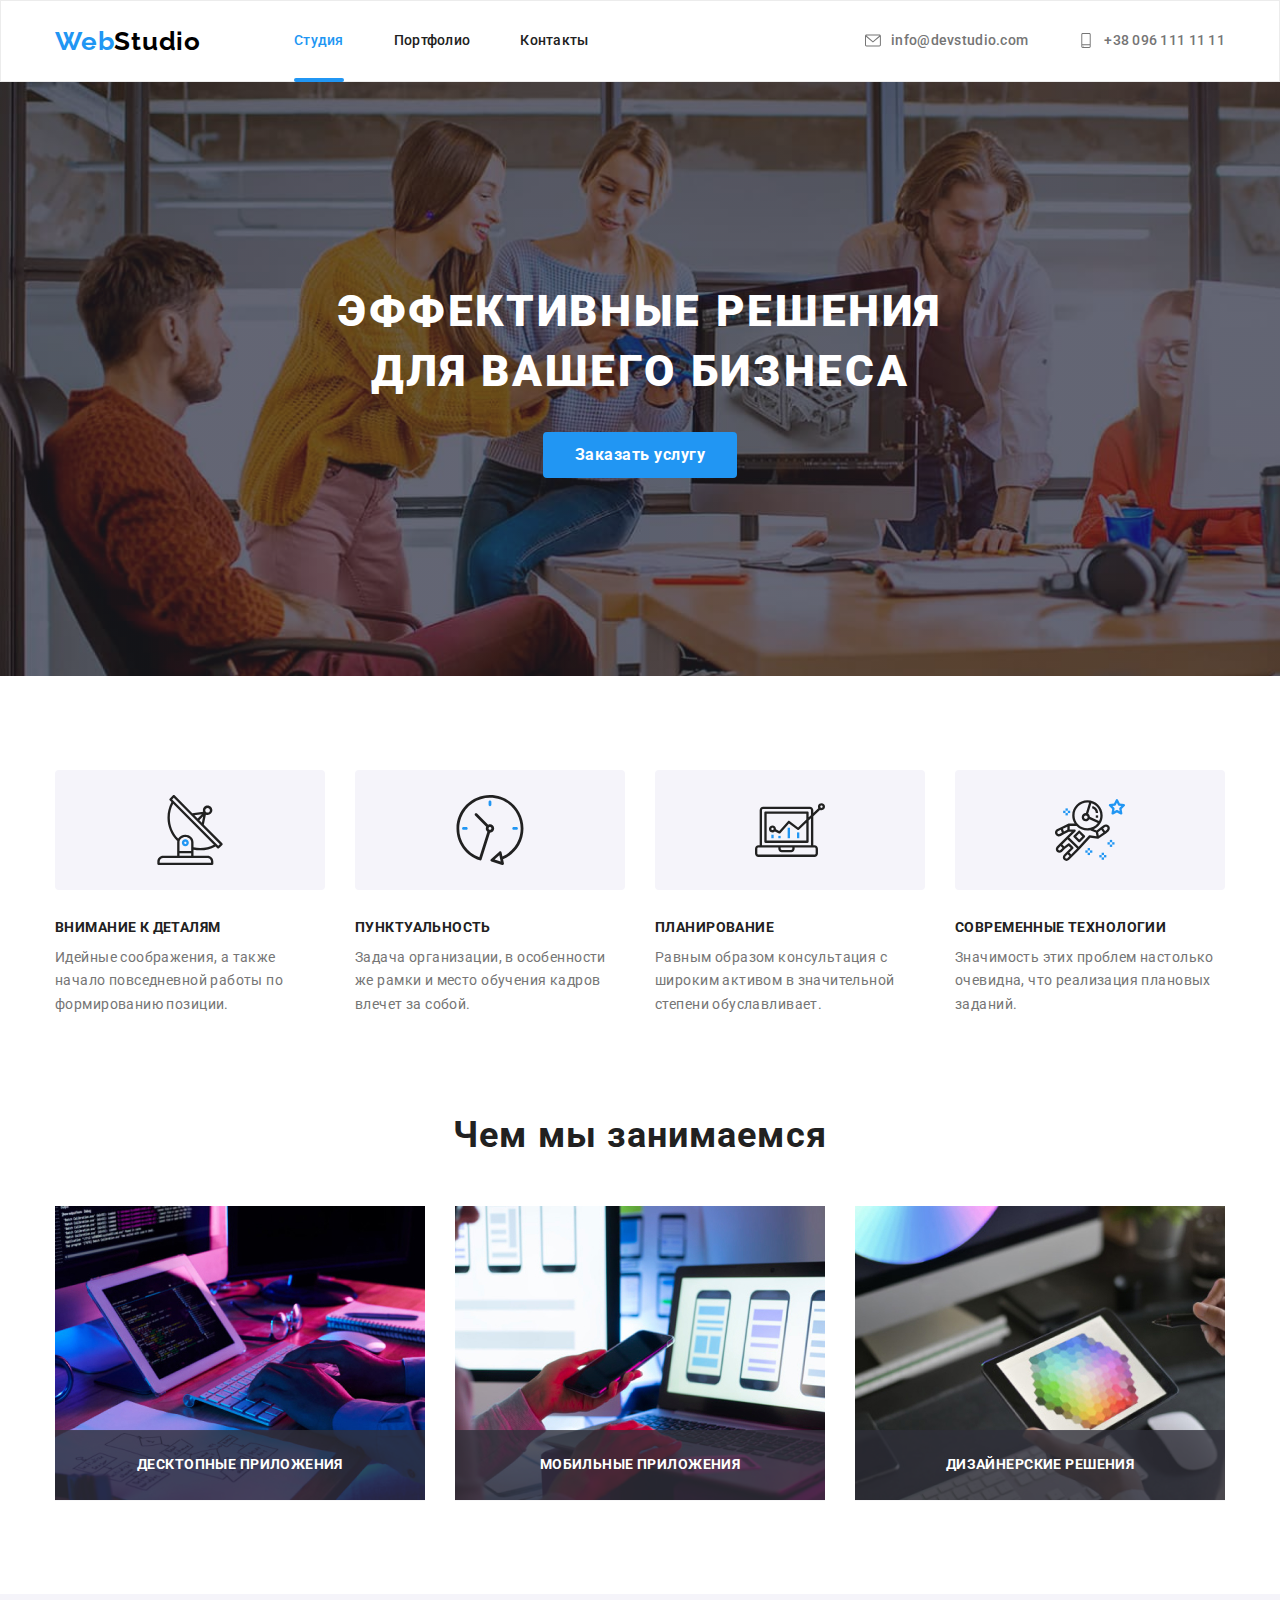
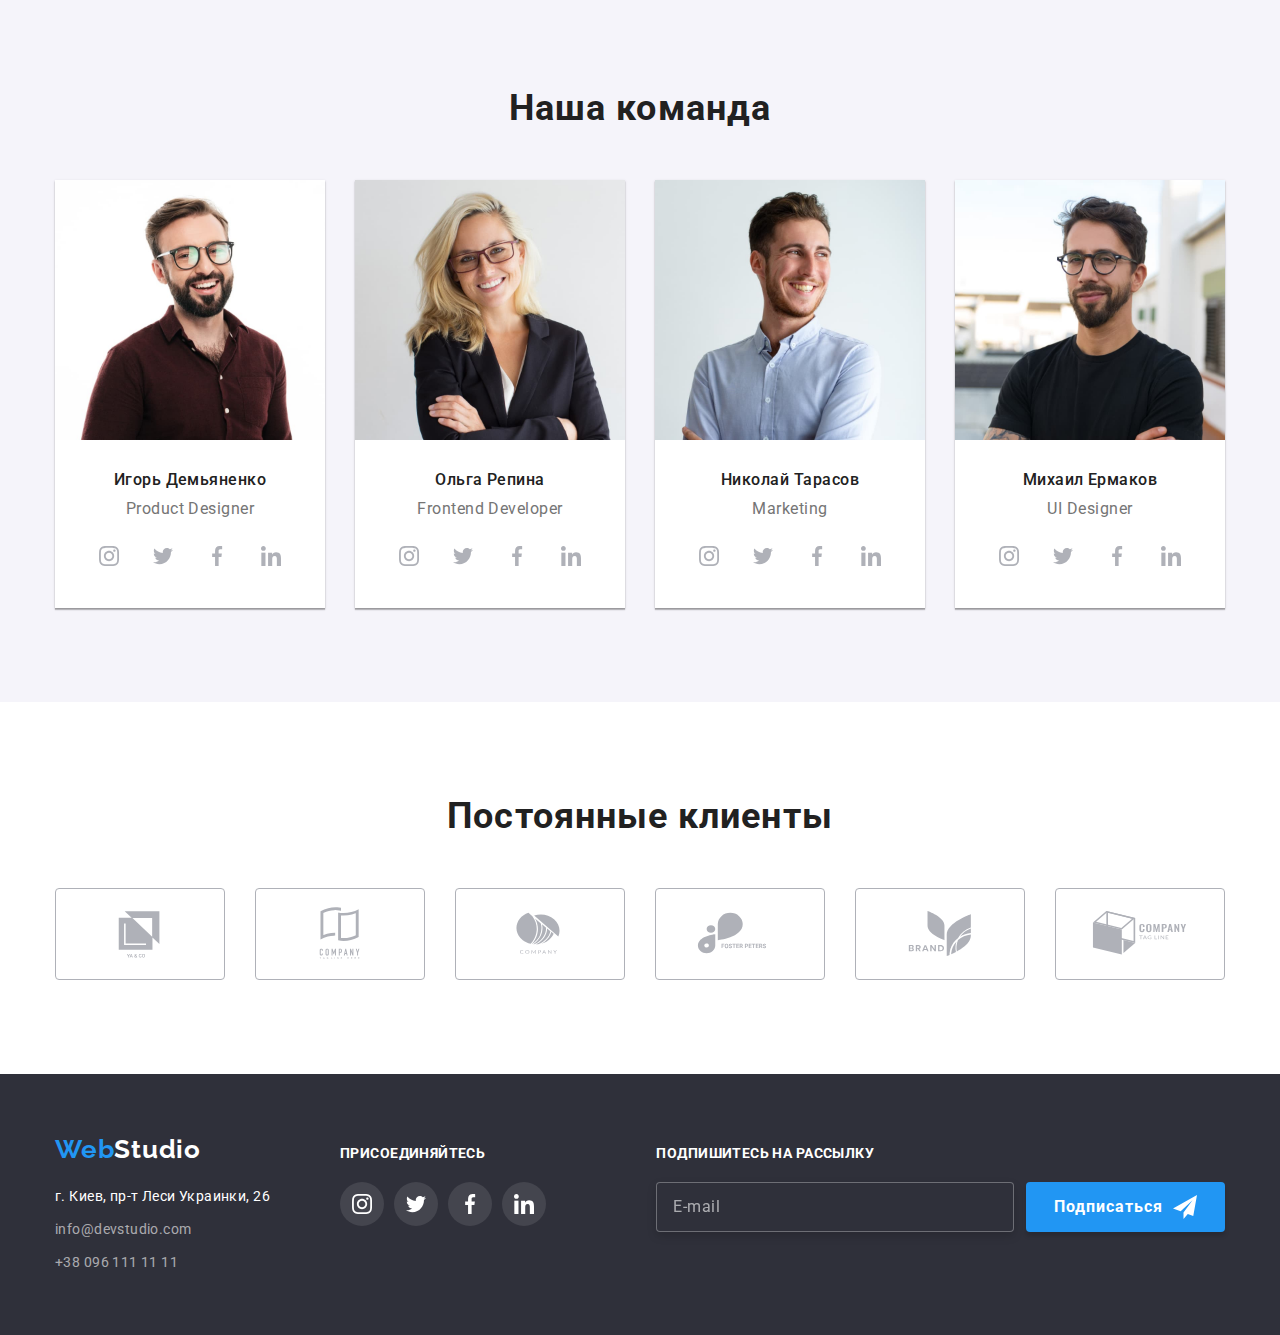
<file: index.html>
<!DOCTYPE html>
<html lang="ru">
  <head>
    <meta charset="UTF-8" />
    <meta http-equiv="X-UA-Compatible" content="IE=edge" />
    <meta name="viewport" content="width=device-width, initial-scale=1.0" />
    <title>Студия</title>
    <link rel="preconnect" href="https://fonts.googleapis.com" />
    <link rel="preconnect" href="https://fonts.gstatic.com" crossorigin />
    <link
      href="https://fonts.googleapis.com/css2?family=Raleway:wght@700&family=Roboto:wght@400;500;700;900&display=swap"
      rel="stylesheet"
    />
    <link
      rel="stylesheet"
      href="https://cdn.jsdelivr.net/npm/modern-normalize@1.1.0/modern-normalize.min.css"
    />
    <link rel="stylesheet" href="./css/styles.css" />
  </head>
  <body>
    <!-- header -->
    <header class="header">
      <div class="container header-container">
        <nav class="nav">
          <a class="logo-link link" href="./index.html">
            <span class="accent-logo">Web</span>Studio</a
          >
          <ul class="nav-list list">
            <li class="nav-item">
              <a class="nav-link current link" href="./index.html">Студия</a>
            </li>
            <li class="nav-item">
              <a class="nav-link link" href="./portfolio.html">Портфолио</a>
            </li>
            <li class="nav-item">
              <a class="nav-link link" href="/">Контакты</a>
            </li>
          </ul>
        </nav>
        <ul class="contact-list list">
          <li class="contact-item">
            <a class="contact-link link" href="mailto:info@devstudio.com">
              <svg class="icon-contact" width="16" height="15">
                <use
                  href="./images/svg/icons.svg#icon-envelope"
                  width="16"
                  height="15"
                ></use>
              </svg>
              info@devstudio.com</a
            >
          </li>
          <li class="contact-item">
            <a class="contact-link link" href="tel:+380961111111">
              <svg class="icon-contact" width="16" height="15">
                <use href="./images/svg/icons.svg#icon-smartphone"></use>
              </svg>
              +38 096 111 11 11</a
            >
          </li>
        </ul>
      </div>
    </header>
    <!-- main -->
    <main>
      <!-- hero -->
      <section class="section-hero section img-hero">
        <div class="container hero-contanier">
          <h1 class="main-title">
            Эффективные решения <br />
            для вашего бизнеса
          </h1>
          <button class="service-button" type="button" data-modal-open>
            Заказать услугу
          </button>
        </div>
      </section>
      <!-- Attention to detail -->
      <section class="section-detail section">
        <div class="container detail-container">
          <h2 class="title-all title-hidden">Наши особенности</h2>
          <ul class="detail-list list">
            <li class="detail-item">
              <div class="icon-position-details">
                <svg class="icon-detail" width="70" height="70">
                  <use href="./images/svg/icons.svg#icon-antenna"></use>
                </svg>
              </div>

              <h3 class="subtitle-detail">Внимание к деталям</h3>
              <p class="text-detail">
                Идейные соображения, а также начало повседневной работы по
                формированию позиции.
              </p>
            </li>
            <li class="detail-item">
              <div class="icon-position-details">
                <svg class="icon-detail" width="70" height="70">
                  <use href="./images/svg/icons.svg#icon-clock"></use>
                </svg>
              </div>

              <h3 class="subtitle-detail">Пунктуальность</h3>
              <p class="text-detail">
                Задача организации, в особенности же рамки и место обучения
                кадров влечет за собой.
              </p>
            </li>
            <li class="detail-item">
              <div class="icon-position-details">
                <svg class="icon-detail" width="70" height="70">
                  <use href="./images/svg/icons.svg#icon-diagram"></use>
                </svg>
              </div>
              <h3 class="subtitle-detail">Планирование</h3>
              <p class="text-detail">
                Равным образом консультация с широким активом в значительной
                степени обуславливает.
              </p>
            </li>
            <li class="detail-item">
              <div class="icon-position-details">
                <svg class="icon-detail" width="70" height="70">
                  <use href="./images/svg/icons.svg#icon-astronaut"></use>
                </svg>
              </div>
              <h3 class="subtitle-detail">Современные технологии</h3>
              <p class="text-detail">
                Значимость этих проблем настолько очевидна, что реализация
                плановых заданий.
              </p>
            </li>
          </ul>
        </div>
      </section>
      <!-- What are we doing -->
      <section class="section-doing section">
        <div class="container">
          <h2 class="title-all">Чем мы занимаемся</h2>
          <ul class="doing-list list">
            <li class="doing-item">
              <img
                class="image-doing"
                src="./images/doing/img-sec-doing-first.jpg"
                alt="человек набирает програмный код"
                width="370"
                height="294"
              />
              <div class="bg-text">
                <p class="text-doing">Десктопные приложения</p>
              </div>
            </li>
            <li class="doing-item">
              <img
                class="image-doing"
                src="./images/doing/img-sec-doing-second.jpg"
                alt="человек создает дизайн телефона на наутбуке"
                width="370"
                height="294"
              />
              <div class="bg-text">
                <p class="text-doing">Мобильные приложения</p>
              </div>
            </li>
            <li class="doing-item">
              <img
                class="image-doing"
                src="./images/doing/img-sec-doing-third.jpg"
                alt="человек рисует на планшете"
                width="370"
                height="294"
              />
              <div class="bg-text">
                <p class="text-doing">Дизайнерские решения</p>
              </div>
            </li>
          </ul>
        </div>
      </section>
      <!-- our team -->
      <section class="section-team section">
        <div class="container">
          <h2 class="title-all">Наша команда</h2>
          <ul class="team-list list">
            <li class="team-item">
              <img
                class="image-team"
                src="./images/our_team/img-demianenko.jpg"
                alt="Игорь Демьяненко"
                width="270"
                height="260"
              />
              <div class="border-team">
                <h3 class="subtitle-team">Игорь Демьяненко</h3>
                <p class="text-team" lang="en">Product Designer</p>
                <ul class="list-social list">
                  <li class="social-item">
                    <a class="link-team link" href="">
                      <svg class="icon-social" width="20" height="20">
                        <use href="./images/svg/icons.svg#icon-instagram"></use>
                      </svg>
                    </a>
                  </li>
                  <li class="social-item">
                    <a class="link-team link" href="">
                      <svg class="icon-social" width="20" height="20">
                        <use href="./images/svg/icons.svg#icon-twitter"></use>
                      </svg>
                    </a>
                  </li>
                  <li class="social-item">
                    <a class="link-team link" href="">
                      <svg class="icon-social" width="20" height="20">
                        <use href="./images/svg/icons.svg#icon-facebook"></use>
                      </svg>
                    </a>
                  </li>
                  <li class="social-item">
                    <a class="link-team link" href="">
                      <svg class="icon-social" width="20" height="20">
                        <use href="./images/svg/icons.svg#icon-linkedin"></use>
                      </svg>
                    </a>
                  </li>
                </ul>
              </div>
            </li>
            <li class="team-item">
              <img
                class="image-team"
                src="./images/our_team/img-repina.jpg"
                alt="Ольга Репина"
                width="270"
                height="260"
              />
              <div class="border-team">
                <h3 class="subtitle-team">Ольга Репина</h3>
                <p class="text-team" lang="en">Frontend Developer</p>
                <ul class="list-social list">
                  <li class="social-item">
                    <a class="link-team link" href="">
                      <svg class="icon-social" width="20" height="20">
                        <use href="./images/svg/icons.svg#icon-instagram"></use>
                      </svg>
                    </a>
                  </li>
                  <li class="social-item">
                    <a class="link-team link" href="">
                      <svg class="icon-social" width="20" height="20">
                        <use href="./images/svg/icons.svg#icon-twitter"></use>
                      </svg>
                    </a>
                  </li>
                  <li class="social-item">
                    <a class="link-team link" href="">
                      <svg class="icon-social" width="20" height="20">
                        <use href="./images/svg/icons.svg#icon-facebook"></use>
                      </svg>
                    </a>
                  </li>
                  <li class="social-item">
                    <a class="link-team link" href="">
                      <svg class="icon-social" width="20" height="20">
                        <use href="./images/svg/icons.svg#icon-linkedin"></use>
                      </svg>
                    </a>
                  </li>
                </ul>
              </div>
            </li>
            <li class="team-item">
              <img
                class="image-team"
                src="./images/our_team/img-tarasov.jpg"
                alt="Николай Тарасов"
                width="270"
                height="260"
              />
              <div class="border-team">
                <h3 class="subtitle-team">Николай Тарасов</h3>
                <p class="text-team" lang="en">Marketing</p>
                <ul class="list-social list">
                  <li class="social-item">
                    <a class="link-team link" href="">
                      <svg class="icon-social" width="20" height="20">
                        <use href="./images/svg/icons.svg#icon-instagram"></use>
                      </svg>
                    </a>
                  </li>
                  <li class="social-item">
                    <a class="link-team link" href="">
                      <svg class="icon-social" width="20" height="20">
                        <use href="./images/svg/icons.svg#icon-twitter"></use>
                      </svg>
                    </a>
                  </li>
                  <li class="social-item">
                    <a class="link-team link" href="">
                      <svg class="icon-social" width="20" height="20">
                        <use href="./images/svg/icons.svg#icon-facebook"></use>
                      </svg>
                    </a>
                  </li>
                  <li class="social-item">
                    <a class="link-team link" href="">
                      <svg class="icon-social" width="20" height="20">
                        <use href="./images/svg/icons.svg#icon-linkedin"></use>
                      </svg>
                    </a>
                  </li>
                </ul>
              </div>
            </li>
            <li class="team-item">
              <img
                class="image-team"
                src="./images/our_team/img-ermakov.jpg"
                alt="Михаил Ермаков"
                width="270"
                height="260"
              />
              <div class="border-team">
                <h3 class="subtitle-team">Михаил Ермаков</h3>
                <p class="text-team" lang="en">UI Designer</p>
                <ul class="list-social list">
                  <li class="social-item">
                    <a class="link-team link" href="">
                      <svg class="icon-social" width="20" height="20">
                        <use href="./images/svg/icons.svg#icon-instagram"></use>
                      </svg>
                    </a>
                  </li>
                  <li class="social-item">
                    <a class="link-team link" href="">
                      <svg class="icon-social" width="20" height="20">
                        <use href="./images/svg/icons.svg#icon-twitter"></use>
                      </svg>
                    </a>
                  </li>
                  <li class="social-item">
                    <a class="link-team link" href="">
                      <svg class="icon-social" width="20" height="20">
                        <use href="./images/svg/icons.svg#icon-facebook"></use>
                      </svg>
                    </a>
                  </li>
                  <li class="social-item">
                    <a class="link-team link" href="">
                      <svg class="icon-social" width="20" height="20">
                        <use href="./images/svg/icons.svg#icon-linkedin"></use>
                      </svg>
                    </a>
                  </li>
                </ul>
              </div>
            </li>
          </ul>
        </div>
      </section>
      <!-- regular clients -->
      <section class="section">
        <h2 class="title-all">Постоянные клиенты</h2>
        <ul class="clients-list list">
          <li class="clients-item">
            <a class="link-clients link" href="">
              <svg class="icon-clients" width="106" height="60">
                <use href="./images/svg/icons.svg#icon-Logo-1"></use>
              </svg>
            </a>
          </li>
          <li class="clients-item">
            <a class="link-clients link" href="">
              <svg class="icon-clients" width="106" height="60">
                <use href="./images/svg/icons.svg#icon-Logo-2"></use>
              </svg>
            </a>
          </li>
          <li class="clients-item">
            <a class="link-clients link" href="">
              <svg class="icon-clients" width="106" height="60">
                <use href="./images/svg/icons.svg#icon-Logo-3"></use>
              </svg>
            </a>
          </li>
          <li class="clients-item">
            <a class="link-clients link" href="">
              <svg class="icon-clients" width="106" height="60">
                <use href="./images/svg/icons.svg#icon-Logo-4"></use>
              </svg>
            </a>
          </li>
          <li class="clients-item">
            <a class="link-clients link" href="">
              <svg class="icon-clients" width="106" height="60">
                <use href="./images/svg/icons.svg#icon-Logo-5"></use>
              </svg>
            </a>
          </li>
          <li class="clients-item">
            <a class="link-clients link" href="">
              <svg class="icon-clients" width="106" height="60">
                <use href="./images/svg/icons.svg#icon-Logo-6"></use>
              </svg>
            </a>
          </li>
        </ul>
      </section>
    </main>
    <!-- footer -->
    <footer class="footer">
      <div class="container footer-container">
        <div class="wrapper-logo-address">
          <a class="logo-footer link" href="./index.html">
            <span class="accent-logo">Web</span>Studio</a
          >
          <address class="address">
            <p class="text-footer">г. Киев, пр-т Леси Украинки, 26</p>
            <ul class="list-footer list">
              <li class="item-footer">
                <a class="contact-footer link" href="mailto:info@devstudio.com"
                  >info@devstudio.com</a
                >
              </li>
              <li class="item-footer">
                <a class="contact-footer link" href="tel:+380961111111"
                  >+38 096 111 11 11</a
                >
              </li>
            </ul>
          </address>
        </div>
        <div class="wrapper-link-icon">
          <p class="text-social-footer">присоединяйтесь</p>
          <ul class="list-social-footer list">
            <li class="social-item-footer">
              <a class="link-team-footer link" href="">
                <svg class="icon-social-footer" width="20" height="20">
                  <use href="./images/svg/icons.svg#icon-instagram"></use>
                </svg>
              </a>
            </li>
            <li class="social-item-footer">
              <a class="link-team-footer link" href="">
                <svg class="icon-social-footer" width="20" height="20">
                  <use href="./images/svg/icons.svg#icon-twitter"></use>
                </svg>
              </a>
            </li>
            <li class="social-item-footer">
              <a class="link-team-footer link" href="">
                <svg class="icon-social-footer" width="20" height="20">
                  <use href="./images/svg/icons.svg#icon-facebook"></use>
                </svg>
              </a>
            </li>
            <li class="social-item-footer">
              <a class="link-team-footer link" href="">
                <svg class="icon-social-footer" width="20" height="20">
                  <use href="./images/svg/icons.svg#icon-linkedin"></use>
                </svg>
              </a>
            </li>
          </ul>
        </div>

        <form class="form-footer">
          <p class="text-social-footer">Подпишитесь на рассылку</p>
          <span class="wrapper-label-footer">
            <label>
              <input
                class="form-input-footer"
                type="email"
                name="user_email"
                placeholder="E-mail"
              />
            </label>
            <button class="form-btn-footer" type="submit">
              <span class="wrapper-text-btn-footer">Подписаться</span>
              <svg class="form-img-footer" width="24" height="24">
                <use href="./images/svg/icons.svg#icon-icon-send"></use>
              </svg>
            </button>
          </span>
        </form>
      </div>
    </footer>
    <!-- modal window -->
    <div class="backdrop is-hidden" data-modal>
      <div class="modal">
        <button class="modal-close" type="button" data-modal-close>
          <svg class="icon-close-black" width="18" height="18">
            <use href="./images/svg/icons.svg#icon-close-black"></use>
          </svg>
        </button>

        <p class="form-top-text">Оставьте свои данные, мы вам перезвоним</p>
        <form class="form">
          <label class="form-label">
            <span class="form-text-label">Имя</span>
            <span class="box-icon">
              <input
                class="form-input"
                type="text"
                name="user_name"
                pattern="[a-zA-Zа-яА-Я]+"
                minlength="2"
                autofocus
              />
              <svg class="icon-form" width="18" height="18">
                <use href="./images/svg/icons.svg#icon-person-black"></use>
              </svg>
            </span>
          </label>
          <label class="form-label">
            <span class="form-text-label">Телефон</span>
            <span class="box-icon">
              <input
                class="form-input"
                type="tel"
                name="user_phone"
                pattern="[0-9]{3}-[0-9]{3}-[0-9]{2}-[0-9]{2}"
                title="xxx-xxx-xx-xx"
              />
              <svg class="icon-form" width="18" height="18">
                <use href="./images/svg/icons.svg#icon-phone-black"></use>
              </svg>
            </span>
          </label>
          <label class="form-label">
            <span class="form-text-label">Почта</span>
            <span class="box-icon">
              <input class="form-input" type="email" name="user_email" />
              <svg class="icon-form" width="18" height="18">
                <use href="./images/svg/icons.svg#icon-email-black"></use>
              </svg>
            </span>
          </label>
          <label class="form-label">
            <span class="form-text-label">Комментарий</span>
            <textarea
              class="form-comment"
              name="user_comment"
              placeholder="Введите текст"
            ></textarea>
          </label>

          <span class="span">
            <label class="form-label-check">
              <input
                class="form-check-input"
                type="checkbox"
                name="user-agree"
              />
              <span class="form-label-nocheck"></span>
              <span class="text-agree"
                >Соглашаюсь с рассылкой и принимаю
                <a href="#">Условия договора</a>
              </span>
              <svg class="form-check-img" width="16" height="15">
                <use href="./images/svg/icons.svg#icon-icon-check"></use>
              </svg>
            </label>
          </span>

          <div class="form-btn-correct">
            <button class="form-btn" type="submit">Отправить</button>
          </div>
        </form>
      </div>
    </div>
    <script src="./js/modal.js"></script>
  </body>
</html>
</file>
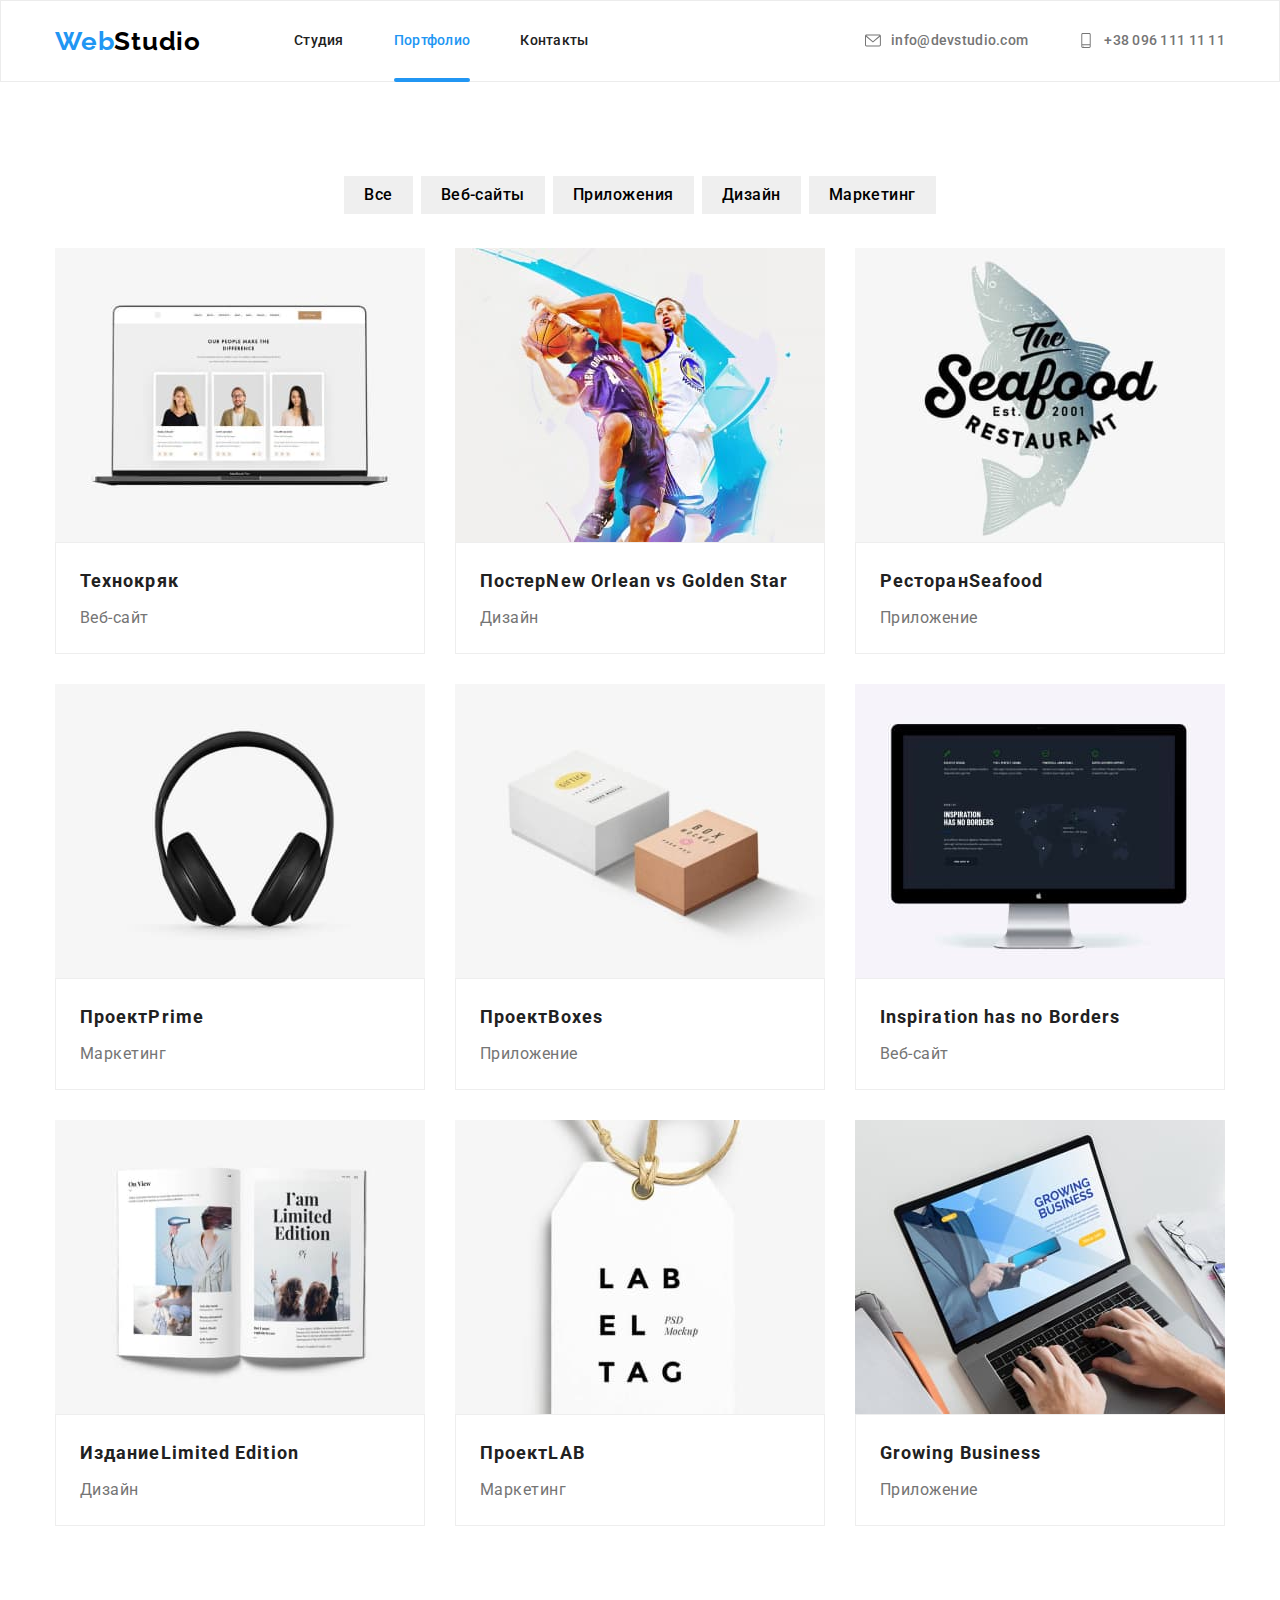
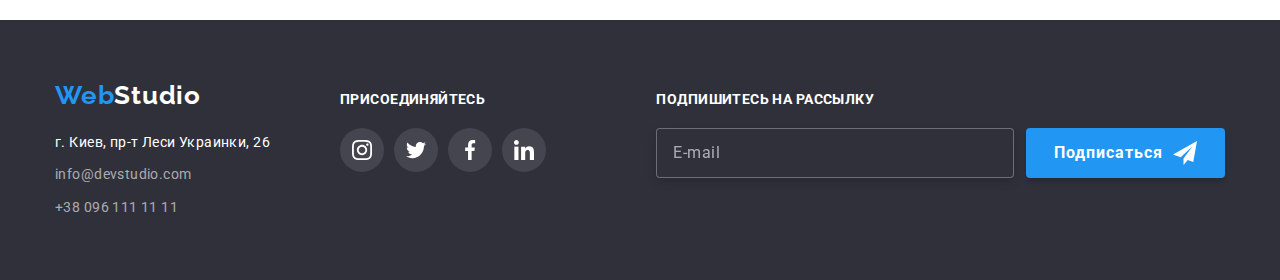
<file: portfolio.html>
<!DOCTYPE html>
<html lang="en">
  <head>
    <meta charset="UTF-8" />
    <meta http-equiv="X-UA-Compatible" content="IE=edge" />
    <meta name="viewport" content="width=device-width, initial-scale=1.0" />
    <title>Портфолио</title>
    <link rel="preconnect" href="https://fonts.googleapis.com" />
    <link rel="preconnect" href="https://fonts.gstatic.com" crossorigin />
    <link
      href="https://fonts.googleapis.com/css2?family=Raleway:wght@700&family=Roboto:wght@400;500;700;900&display=swap"
      rel="stylesheet"
    />
    <link
      rel="stylesheet"
      href="https://cdn.jsdelivr.net/npm/modern-normalize@1.1.0/modern-normalize.min.css"
    />
    <link rel="stylesheet" href="./css/styles.css" />
  </head>
  <body>
    <!-- header -->
    <header class="header">
      <div class="container header-container">
        <nav class="nav">
          <a class="logo-link link" href="./index.html">
            <span class="accent-logo">Web</span>Studio</a
          >
          <ul class="nav-list list">
            <li class="nav-item">
              <a class="nav-link link" href="./index.html">Студия</a>
            </li>
            <li class="nav-item">
              <a class="nav-link current link" href="./portfolio.html"
                >Портфолио</a
              >
            </li>
            <li class="nav-item">
              <a class="nav-link link" href="/">Контакты</a>
            </li>
          </ul>
        </nav>
        <ul class="contact-list list">
          <li class="contact-item">
            <a class="contact-link link" href="mailto:info@devstudio.com">
              <svg class="icon-contact" width="16" height="15">
                <use
                  href="./images/svg/icons.svg#icon-envelope"
                  width="16"
                  height="15"
                ></use>
              </svg>
              info@devstudio.com</a
            >
          </li>
          <li class="contact-item">
            <a class="contact-link link" href="tel:+380961111111">
              <svg class="icon-contact" width="16" height="15">
                <use href="./images/svg/icons.svg#icon-smartphone"></use>
              </svg>
              +38 096 111 11 11</a
            >
          </li>
        </ul>
      </div>
    </header>
    <!-- main -->
    <main>
      <section class="section-button section">
        <div class="container">
          <h1 class="title-all title-hidden">Фильтр портфолио</h1>
          <ul class="filter-list list">
            <li class="filter-item">
              <button class="filter-button" type="button">Все</button>
            </li>
            <li class="filter-item">
              <button class="filter-button" type="button">Веб-сайты</button>
            </li>
            <li class="filter-item">
              <button class="filter-button" type="button">Приложения</button>
            </li>
            <li class="filter-item">
              <button class="filter-button" type="button">Дизайн</button>
            </li>
            <li class="filter-item">
              <button class="filter-button" type="button">Маркетинг</button>
            </li>
          </ul>
          <ul class="list-portfolio list">
            <li class="item-portfolio">
              <a class="link-portfolio link" href="">
                <div class="box-overlay">
                  <img
                    class="image-portfolio"
                    src="./images/portfolio/img1.jpg"
                    alt="ноутбук с открытым вэб Веб-сайтом"
                    width="370"
                    height="294"
                  />
                  <p class="text-overlay">
                    Ресурс предлагает комплексные предложения с разным уровнем
                    функционала и сервисов. Все это позволит посетителю получить
                    исчерпывающие сведения о компании или частном лице.
                  </p>
                </div>
                <div class="image-portfolio-border">
                  <h2 class="subtitle-portfolio">Технокряк</h2>
                  <p class="text-portfolio">Веб-сайт</p>
                </div>
              </a>
            </li>
            <li class="item-portfolio">
              <a class="link-portfolio link" href="">
                <div class="box-overlay">
                  <img
                    class="image-portfolio"
                    src="./images/portfolio/img2.jpg"
                    alt="постер New Orlean vs Golden Star"
                    width="370"
                    height="294"
                  />
                  <p class="text-overlay">
                    Ресурс предлагает комплексные предложения с разным уровнем
                    функционала и сервисов. Все это позволит посетителю получить
                    исчерпывающие сведения о компании или частном лице.
                  </p>
                </div>
                <div class="image-portfolio-border">
                  <h2 class="subtitle-portfolio">
                    Постер<span lang="en">New Orlean vs Golden Star</span>
                  </h2>
                  <p class="text-portfolio">Дизайн</p>
                </div>
              </a>
            </li>
            <li class="item-portfolio">
              <a class="link-portfolio link" href="">
                <div class="box-overlay">
                  <img
                    class="image-portfolio"
                    src="./images/portfolio/img3.jpg"
                    alt="логотип ресторан Seafood"
                    width="370"
                    height="294"
                  />
                  <p class="text-overlay">
                    Ресурс предлагает комплексные предложения с разным уровнем
                    функционала и сервисов. Все это позволит посетителю получить
                    исчерпывающие сведения о компании или частном лице.
                  </p>
                </div>
                <div class="image-portfolio-border">
                  <h2 class="subtitle-portfolio">
                    Ресторан<span lang="en">Seafood</span>
                  </h2>
                  <p class="text-portfolio">Приложение</p>
                </div>
              </a>
            </li>
            <li class="item-portfolio">
              <a class="link-portfolio link" href="">
                <div class="box-overlay">
                  <img
                    class="image-portfolio"
                    src="./images/portfolio/img4.jpg"
                    alt="наушники"
                    width="370"
                    height="294"
                  />
                  <p class="text-overlay">
                    Ресурс предлагает комплексные предложения с разным уровнем
                    функционала и сервисов. Все это позволит посетителю получить
                    исчерпывающие сведения о компании или частном лице.
                  </p>
                </div>
                <div class="image-portfolio-border">
                  <h2 class="subtitle-portfolio">
                    Проект<span lang="en">Prime</span>
                  </h2>
                  <p class="text-portfolio">Маркетинг</p>
                </div>
              </a>
            </li>
            <li class="item-portfolio">
              <a class="link-portfolio link" href="">
                <div class="box-overlay">
                  <img
                    class="image-portfolio"
                    src="./images/portfolio/img5.jpg"
                    alt="белая коробка и коричневая коробка"
                    width="370"
                    height="294"
                  />
                  <p class="text-overlay">
                    Ресурс предлагает комплексные предложения с разным уровнем
                    функционала и сервисов. Все это позволит посетителю получить
                    исчерпывающие сведения о компании или частном лице.
                  </p>
                </div>

                <div class="image-portfolio-border">
                  <h2 class="subtitle-portfolio">
                    Проект<span lang="en">Boxes</span>
                  </h2>
                  <p class="text-portfolio">Приложение</p>
                </div>
              </a>
            </li>
            <li class="item-portfolio">
              <a class="link-portfolio link" href="">
                <div class="box-overlay">
                  <img
                    class="image-portfolio"
                    src="./images/portfolio/img6.jpg"
                    alt="монитор с Веб-сайтом"
                    width="370"
                    height="294"
                  />
                  <p class="text-overlay">
                    Ресурс предлагает комплексные предложения с разным уровнем
                    функционала и сервисов. Все это позволит посетителю получить
                    исчерпывающие сведения о компании или частном лице.
                  </p>
                </div>
                <div class="image-portfolio-border">
                  <h2 class="subtitle-portfolio" lang="en">
                    Inspiration has no Borders
                  </h2>
                  <p class="text-portfolio">Веб-сайт</p>
                </div>
              </a>
            </li>
            <li class="item-portfolio">
              <a class="link-portfolio link" href="">
                <div class="box-overlay">
                  <img
                    class="image-portfolio"
                    src="./images/portfolio/img7.jpg"
                    alt="развернутая книга"
                    width="370"
                    height="294"
                  />
                  <p class="text-overlay">
                    Ресурс предлагает комплексные предложения с разным уровнем
                    функционала и сервисов. Все это позволит посетителю получить
                    исчерпывающие сведения о компании или частном лице.
                  </p>
                </div>
                <div class="image-portfolio-border">
                  <h2 class="subtitle-portfolio">
                    Издание<span lang="en">Limited Edition</span>
                  </h2>
                  <p class="text-portfolio">Дизайн</p>
                </div>
              </a>
            </li>
            <li class="item-portfolio">
              <a class="link-portfolio link" href="">
                <div class="box-overlay">
                  <img
                    class="image-portfolio"
                    src="./images/portfolio/img8.jpg"
                    alt="рекламная бирка"
                    width="370"
                    height="294"
                  />
                  <p class="text-overlay">
                    Ресурс предлагает комплексные предложения с разным уровнем
                    функционала и сервисов. Все это позволит посетителю получить
                    исчерпывающие сведения о компании или частном лице.
                  </p>
                </div>
                <div class="image-portfolio-border">
                  <h2 class="subtitle-portfolio">
                    Проект<span lang="en">LAB</span>
                  </h2>
                  <p class="text-portfolio">Маркетинг</p>
                </div>
              </a>
            </li>
            <li class="item-portfolio">
              <a class="link-portfolio link" href="">
                <div class="box-overlay">
                  <img
                    class="image-portfolio"
                    src="./images/portfolio/img9.jpg"
                    alt="человек работает на наутбуке"
                    width="370"
                    height="294"
                  />
                  <p class="text-overlay">
                    Ресурс предлагает комплексные предложения с разным уровнем
                    функционала и сервисов. Все это позволит посетителю получить
                    исчерпывающие сведения о компании или частном лице.
                  </p>
                </div>
                <div class="image-portfolio-border">
                  <h2 class="subtitle-portfolio">Growing Business</h2>
                  <p class="text-portfolio">Приложение</p>
                </div>
              </a>
            </li>
          </ul>
        </div>
      </section>
    </main>
    <!-- footer -->
    <footer class="footer">
      <div class="container footer-container">
        <div class="wrapper-logo-address">
          <a class="logo-footer link" href="./index.html">
            <span class="accent-logo">Web</span>Studio</a
          >
          <address class="address">
            <p class="text-footer">г. Киев, пр-т Леси Украинки, 26</p>
            <ul class="list-footer list">
              <li class="item-footer">
                <a class="contact-footer link" href="mailto:info@devstudio.com"
                  >info@devstudio.com</a
                >
              </li>
              <li class="item-footer">
                <a class="contact-footer link" href="tel:+380961111111"
                  >+38 096 111 11 11</a
                >
              </li>
            </ul>
          </address>
        </div>
        <div class="wrapper-link-icon">
          <p class="text-social-footer">присоединяйтесь</p>
          <ul class="list-social-footer list">
            <li class="social-item-footer">
              <a class="link-team-footer link" href="">
                <svg class="icon-social-footer" width="20" height="20">
                  <use href="./images/svg/icons.svg#icon-instagram"></use>
                </svg>
              </a>
            </li>
            <li class="social-item-footer">
              <a class="link-team-footer link" href="">
                <svg class="icon-social-footer" width="20" height="20">
                  <use href="./images/svg/icons.svg#icon-twitter"></use>
                </svg>
              </a>
            </li>
            <li class="social-item-footer">
              <a class="link-team-footer link" href="">
                <svg class="icon-social-footer" width="20" height="20">
                  <use href="./images/svg/icons.svg#icon-facebook"></use>
                </svg>
              </a>
            </li>
            <li class="social-item-footer">
              <a class="link-team-footer link" href="">
                <svg class="icon-social-footer" width="20" height="20">
                  <use href="./images/svg/icons.svg#icon-linkedin"></use>
                </svg>
              </a>
            </li>
          </ul>
        </div>

        <form class="form-footer">
          <p class="text-social-footer">Подпишитесь на рассылку</p>
          <span class="wrapper-label-footer">
            <label>
              <input
                class="form-input-footer"
                type="email"
                name="user_email"
                placeholder="E-mail"
              />
            </label>
            <button class="form-btn-footer" type="submit">
              <span class="wrapper-text-btn-footer">Подписаться</span>
              <svg class="form-img-footer" width="24" height="24">
                <use href="./images/svg/icons.svg#icon-icon-send"></use>
              </svg>
            </button>
          </span>
        </form>
      </div>
    </footer>
  </body>
</html>
</file>
<file: css/styles.css>
:root {
  --accent-color: #2196f3;
  --another-color: #212121;
  --subtitle-color: #757575;
  --headbg-color: #ffffff;
  --logo-color: #000000;
  --footer-background: #2f303a;
  --team-background: #f5f4fa;
  --contact-color-footer: rgba(255, 255, 255, 0.6);
  --border-portfolio: #eeeeee;
  --border-header: #ececec;
  --hero-background: #c4c4c4;
  --bg-color-detail: #f5f4fa;
  --icon-fill: #afb1b8;
  --bg-color-icon-footer: rgba(255, 255, 255, 0.1);
  --bg-color-btn-hero-hover: #188ce8;
  --bg-color-doing: rgba(47, 48, 58, 0.8);
  --bg-color-overlay: rgba(33, 150, 243, 0.9);
  --border-form: rgba(255, 255, 255, 0.3);
  --backdrop-bgc: rgba(0, 0, 0, 0.2);
  --transition-hover: 250ms cubic-bezier(0.4, 0, 0.2, 1);
}

h1,
h2,
h3,
p {
  margin-top: 0;
  margin-bottom: 0;
}

ul,
ol {
  margin-top: 0;
  margin-bottom: 0;
  padding-left: 0;
}

img {
  display: block;
  max-width: 100%;
  height: auto;
}

button {
  cursor: pointer;
}

.list {
  list-style: none;
}
.link {
  text-decoration: none;
}

.container {
  width: 1200px;
  margin-left: auto;
  margin-right: auto;
  padding-left: 15px;
  padding-right: 15px;
}

.section {
  padding-top: 94px;
  padding-bottom: 94px;
}
/* ======================== COMPONENTS ======================= */
body {
  font-family: "Roboto", sans-serif;
  color: var(--another-color);
}

.title-all {
  font-weight: 700;
  font-size: 36px;
  line-height: 1.16;
  text-align: center;
  letter-spacing: 0.03em;
  margin-bottom: 50px;
}

/* ======================== HEADER ======================== */

.header {
  background-color: var(--headbg-color);
  border: 1px solid var(--border-header);
}

.logo-link {
  margin-right: 93px;
  font-family: "Raleway", sans-serif;
  font-weight: 700;
  font-size: 26px;
  line-height: 1.19;
  letter-spacing: 0.03em;
  color: var(--logo-color);
}

.accent-logo {
  color: var(--accent-color);
}
.nav-link {
  font-weight: 500;
  font-size: 14px;
  line-height: 1.14;
  letter-spacing: 0.02em;
  color: var(--another-color);
  transition: color var(--transition-hover);
}

.nav-link:hover,
.nav-link:focus {
  color: var(--accent-color);
}

.current {
  position: relative;
}

.current::after {
  content: "";
  position: absolute;
  left: 0;
  bottom: 0;
  margin-bottom: -1px;
  width: 100%;
  height: 4px;
  background-color: var(--accent-color);
  border-radius: 2px;
}

.nav-link.current {
  color: var(--accent-color);
}

.nav {
  display: flex;
  align-items: center;
}

.nav-list {
  display: flex;
  align-items: center;
}

.nav-list .link {
  display: block;
  padding-top: 32px;
  padding-bottom: 32px;
}
.nav-item:not(:last-child) {
  margin-right: 50px;
}

.contact-list {
  display: flex;
  margin-left: auto;
}

.contact-list .link {
  padding-top: 32px;
  padding-bottom: 32px;
}

.header-container {
  display: flex;
  align-items: center;
  justify-content: center;
}
.contact-list .contact-item + .contact-item {
  margin-left: 50px;
}

.contact-link {
  display: flex;
  font-weight: 500;
  font-size: 14px;
  line-height: 1.14;
  letter-spacing: 0.02em;
  color: var(--subtitle-color);
  fill: var(--subtitle-color);
  transition: color var(--transition-hover);
}
.contact-link:hover,
.contact-link:focus {
  color: var(--accent-color);
}

.icon-contact {
  transition: fill var(--transition-hover);
  margin-right: 10px;
}

.contact-link:hover .icon-contact,
.contact-link:focus .icon-contact {
  fill: var(--accent-color);
}

/* ======================== HERO ======================== */
.section-hero {
  background-color: var(--hero-background);

  text-align: center;
  padding-top: 200px;
  padding-bottom: 198px;
}

.img-hero {
  background-image: linear-gradient(
      rgba(47, 48, 58, 0.4),
      rgba(47, 48, 58, 0.4)
    ),
    url(../images/hero/Img-hero.jpg);
  background-size: cover;
  max-width: 1600px;
  margin: 0 auto;
}

.main-title {
  margin-bottom: 30px;
}

.main-title {
  font-weight: 900;
  font-size: 44px;
  line-height: 1.36;
  letter-spacing: 0.06em;
  text-transform: uppercase;
  color: var(--headbg-color);
}

.service-button:hover,
.service-button:focus {
  background-color: var(--bg-color-btn-hero-hover);
}

.service-button {
  padding: 10px 32px;
  font-family: inherit;
  font-weight: 700;
  font-size: 16px;
  line-height: 1.62;
  letter-spacing: 0.03em;
  border: none;
  border-radius: 4px;
  background-color: var(--accent-color);
  color: var(--headbg-color);
  transition: background-color var(--transition-hover);
}

/* ======================== Attention to detail ======================== */

.detail-list {
  display: flex;
  gap: 30px;
}

.subtitle-detail {
  margin-bottom: 10px;
}

.title-hidden {
  position: absolute;
  width: 1px;
  height: 1px;
  margin: -1px;
  padding: 0;
  overflow: hidden;
  border: 0;
  clip: rect(0 0 0 0);
}

.subtitle-detail {
  font-weight: 700;
  font-size: 14px;
  line-height: 1.14;
  letter-spacing: 0.03em;
  text-transform: uppercase;
  margin-bottom: 10px;
  width: 270px;
  height: 16px;
}

.text-detail {
  font-size: 14px;
  line-height: 1.71;
  letter-spacing: 0.03em;
  color: var(--subtitle-color);
  width: 270px;
  height: 75px;
}

.icon-position-details {
  display: flex;
  align-items: center;
  justify-content: center;
  height: 120px;
  margin-bottom: 30px;
  background-color: var(--bg-color-detail);
  border-radius: 4px;
}
/* ======================== What are we doing ======================== */
.section-doing {
  padding-top: 0px;
}
.doing-list {
  display: flex;
  flex-wrap: wrap;
}

.doing-item {
  position: relative;
}

.doing-list {
  display: flex;
  flex-wrap: wrap;
  gap: 30px;
}

.bg-text {
  position: absolute;
  transform: translateY(-100%);
  width: 100%;
  background-color: var(--bg-color-doing);
  z-index: 100;
}

.text-doing {
  font-weight: 700;
  font-size: 14px;
  line-height: 1.14;
  text-align: center;
  letter-spacing: 0.03em;
  text-transform: uppercase;
  padding: 27px 82px;
  color: var(--headbg-color);
}

/* ======================== our team ======================== */
.section-team {
  background: var(--team-background);
}

.team-list {
  display: flex;
  align-items: center;
  gap: 30px;
}

.team-item {
  background: var(--headbg-color);
  box-shadow: 0px 1px 3px rgba(0, 0, 0, 0.12), 0px 1px 1px rgba(0, 0, 0, 0.14),
    0px 2px 1px rgba(0, 0, 0, 0.2);
}
.border-team {
  padding-top: 30px;
  padding-bottom: 30px;
  border-radius: 0px 0px 4px 4px;
}

.subtitle-team {
  font-weight: 500;
  font-size: 16px;
  line-height: 1.19;
  text-align: center;
  letter-spacing: 0.03em;
  margin-bottom: 10px;
}

.text-team {
  line-height: 1.19;
  letter-spacing: 0.03em;
  text-align: center;
  color: var(--subtitle-color);
  margin-bottom: 16px;
}

.list-social {
  display: flex;
  justify-content: center;
  gap: 10px;
}

.link-team {
  display: flex;
  justify-content: center;
  align-items: center;
  width: 44px;
  height: 44px;
  border-radius: 50%;
  background-color: var(--headbg-color);
  fill: var(--icon-fill);
  transition: background-color var(--transition-hover);
}

.link-team:hover,
.link-team:focus {
  background-color: var(--accent-color);
}

.icon-social {
  transition: fill var(--transition-hover);
}

.link-team:hover .icon-social,
.link-team:focus .icon-social {
  fill: var(--headbg-color);
}

/* ==================== regular clients =================== */

.clients-list {
  display: flex;
  justify-content: center;
  gap: 30px;
}

.clients-item {
  width: 170px;
  height: 92px;
}

.link-clients {
  width: 100%;
  height: 100%;
  display: flex;
  align-items: center;
  justify-content: center;
  border: 1px solid var(--icon-fill);
  border-radius: 4px;
  fill: var(--icon-fill);
  transition: fill var(--transition-hover), border var(--transition-hover);
}

.link-clients:hover,
.link-clients:focus {
  fill: var(--accent-color);
  border: 1px solid var(--accent-color);
}

/* ======================== footer ======================== */
.footer {
  background-color: var(--footer-background);
  max-width: 1600px;
  margin: 0 auto;
  padding-top: 60px;
  padding-bottom: 60px;
}
.footer-container {
  display: flex;
  align-items: baseline;
}
.logo-footer {
  font-family: "Raleway", sans-serif;
  font-style: normal;
  font-weight: 700;
  font-size: 26px;
  line-height: 1.19;
  letter-spacing: 0.03em;
  color: var(--headbg-color);
  display: block;
  margin-bottom: 20px;
}

.text-footer {
  font-style: normal;
  font-size: 14px;
  line-height: 1.71;
  letter-spacing: 0.03em;
  color: var(--headbg-color);
  margin-bottom: 9px;
}

.contact-footer {
  font-style: normal;
  font-size: 14px;
  line-height: 1.71;
  letter-spacing: 0.03em;
  color: var(--contact-color-footer);
  transition: color var(--transition-hover);
}

.item-footer:first-child {
  margin-bottom: 9px;
}

.contact-footer:hover,
.contact-footer:focus {
  color: var(--accent-color);
}

.text-social-footer {
  font-style: normal;
  font-weight: 700;
  font-size: 14px;
  line-height: 1.14;
  letter-spacing: 0.03em;
  text-transform: uppercase;
  color: var(--headbg-color);
  margin-bottom: 20px;
}

.form-footer-cursor {
  cursor: pointer;
}

.list-social-footer {
  display: flex;
  gap: 10px;
}

.link-team-footer {
  display: flex;
  justify-content: center;
  align-items: center;
  width: 44px;
  height: 44px;
  border-radius: 50%;
  background-color: var(--bg-color-icon-footer);
  fill: var(--headbg-color);
  transition: background-color var(--transition-hover);
}

.link-team-footer:hover,
.link-team-footer:focus {
  background-color: var(--accent-color);
}

.wrapper-logo-address {
  margin-right: 70px;
}

.form-footer {
  margin-left: auto;
}

.form-input-footer {
  padding: 15px 16px;
  width: 358px;
  border: 1px solid var(--border-form);
  filter: drop-shadow(0px 4px 4px rgba(0, 0, 0, 0.15));
  border-radius: 4px;
  outline: none;
  margin-right: 12px;
  background-color: var(--footer-background);
  color: var(--contact-color-footer);
}

.form-input-footer::placeholder {
  font-size: 16px;
  font-style: normal;
  line-height: 1.25;
  letter-spacing: 0.03em;
  color: var(--contact-color-footer);
}

.form-btn-footer {
  display: flex;
  align-items: center;
  justify-content: center;
  padding: 10px 28px;
  border: none;
  background: #2196f3;
  box-shadow: 0px 4px 4px rgba(0, 0, 0, 0.15);
  border-radius: 4px;
}

.wrapper-text-btn-footer {
  font-style: normal;
  font-weight: 700;
  line-height: 1.88;
  text-align: center;
  letter-spacing: 0.06em;
  margin-right: 10px;

  color: var(--headbg-color);
}

.wrapper-label-footer {
  display: flex;
}
/* ====================== modal window =======================  */
.backdrop {
  position: fixed;
  top: 0;
  left: 0;

  z-index: 100;
  width: 100%;
  height: 100%;
  background-color: var(--backdrop-bgc);
  transition: opacity var(--transition-hover), transform var(--transition-hover),
    visibility var(--transition-hover);
}

.modal {
  position: absolute;
  top: 50%;
  left: 50%;
  transform: translate(-50%, -50%);
  padding: 40px;
  width: 528px;

  background: var(--headbg-color);
  box-shadow: 0px 1px 3px rgba(0, 0, 0, 0.12), 0px 1px 1px rgba(0, 0, 0, 0.14),
    0px 2px 1px rgba(0, 0, 0, 0.2);
  border-radius: 4px;
}

.modal-close {
  position: absolute;
  top: 0;
  right: 0;
  display: flex;
  align-items: center;
  justify-content: center;

  width: 30px;
  height: 30px;
  background-color: var(--headbg-color);
  border: 1px solid rgba(0, 0, 0, 0.1);
  border-radius: 50%;
  margin-top: 8px;
  margin-right: 8px;
  padding: 0;
}

.backdrop.is-hidden {
  opacity: 0;
  visibility: hidden;
  pointer-events: none;
  transform: scale(2);
}

.icon-close-black {
  transition: fill var(--transition-hover);
}

.modal-close:hover .icon-close-black,
.modal-close:focus .icon-close-black {
  fill: var(--accent-color);
}

.form-top-text {
  font-weight: 700;
  font-size: 20px;
  line-height: 1.15;
  text-align: center;
  letter-spacing: 0.03em;

  margin-bottom: 12px;
}

.form-label {
  display: flex;
  flex-direction: column;
  margin-bottom: 10px;
}

.form-text-label {
  font-size: 12px;
  line-height: 1.17;
  letter-spacing: 0.01em;
  margin-bottom: 4px;
  cursor: pointer;

  color: var(--subtitle-color);
}

.form-comment {
  display: block;
  width: 100%;
  height: 120px;
  resize: none;
  padding: 12px 16px;
  border: 1px solid rgba(33, 33, 33, 0.2);
  border-radius: 4px;
  transition: border var(--transition-hover);
}

.form-comment:focus {
  outline: none;
  border-color: var(--accent-color);
}

.form-comment::placeholder {
  font-size: 14px;
  line-height: 1.14;
  letter-spacing: 0.01em;
  color: rgba(117, 117, 117, 0.5);
}

.form-input {
  display: block;
  width: 100%;

  padding: 12px 42px;
  border: 1px solid rgba(33, 33, 33, 0.2);
  border-radius: 4px;
  transition: border var(--transition-hover);
}

.form-input:focus {
  outline: none;
  border-color: var(--accent-color);
}

.form-input:focus + .icon-form {
  fill: var(--accent-color);
}

.form-btn:hover,
.form-btn:focus {
  background-color: var(--bg-color-btn-hero-hover);
}

.form-btn {
  background: #2196f3;
  box-shadow: 0px 4px 4px rgba(0, 0, 0, 0.15);
  border-radius: 4px;
  font-weight: 700;
  line-height: 1.88;
  letter-spacing: 0.06em;
  border: none;
  padding: 10px 55px;

  color: #ffffff;
  transition: background-color var(--transition-hover);
}

.form-btn-correct {
  display: flex;
  align-items: center;
  justify-content: center;
}

.box-icon {
  position: relative;
}

.icon-form {
  position: absolute;
  top: 50%;
  left: 12px;
  transform: translateY(-50%);
  transition: fill var(--transition-hover);
}

.form-check-input {
  position: absolute;
  width: 1px;
  height: 1px;
  margin: -1px;
  padding: 0;
  overflow: hidden;
  border: 0;
  clip: rect(0 0 0 0);
}

.form-label-nocheck {
  position: absolute;
  z-index: 1;
  display: block;
  width: 16px;
  height: 16px;
  border: 2px solid var(--another-color);
  border-radius: 4px;
  margin-left: 13px;
  left: 0;
  top: 50%;
  transform: translateY(-50%);
  cursor: pointer;
  background-color: var(--headbg-color);
}

.form-check-img {
  position: absolute;
  margin-left: 13px;
  left: 0;
  top: 50%;
  transform: translateY(-50%);
  cursor: pointer;
}

.text-agree {
  display: block;
  font-size: 14px;
  line-height: 1.71;
  letter-spacing: 0.03em;
  color: var(--subtitle-color);
  margin-bottom: 30px;
  margin-left: 36px;
  cursor: pointer;
}

.span {
  position: relative;
}

.form-check-input:checked + .form-label-nocheck {
  position: absolute;
  width: 1px;
  height: 1px;
  margin: -1px;
  padding: 0;
  overflow: hidden;
  border: 0;
  clip: rect(0 0 0 0);
}

/* ======================== portfolio ========================  */
.filter-list {
  display: flex;
  justify-content: center;
  gap: 8px;
  margin-bottom: 34px;
}

.filter-item {
  border-radius: 4px;
}

.item-portfolio {
  background-color: var(--headbg-color);
}

.filter-button:hover,
.filter-button:focus {
  background-color: var(--accent-color);
  color: var(--headbg-color);
  box-shadow: 0px 3px 1px rgba(0, 0, 0, 0.1), 0px 1px 2px rgba(0, 0, 0, 0.08),
    0px 2px 2px rgba(0, 0, 0, 0.12);
}

.filter-button {
  font-family: inherit;
  font-weight: 500;
  font-size: 16px;
  line-height: 1.62;
  text-align: center;
  letter-spacing: 0.03em;
  border: none;
  padding: 6px 20px;
  transition: background-color var(--transition-hover),
    color var(--transition-hover), box-shadow var(--transition-hover);
}

.list-portfolio {
  display: flex;
  flex-wrap: wrap;
  gap: 30px;
}

.image-portfolio-border {
  padding: 20px 24px;
  border: 1px solid var(--border-portfolio);
}

.box-overlay {
  position: relative;
  overflow: hidden;
}

.text-overlay {
  position: absolute;
  left: 0;
  top: 0;
  width: 100%;
  height: 100%;
  transform: translate(0, 100%);
  transition: transform var(--transition-hover);
  font-size: 18px;
  line-height: 1.56;
  letter-spacing: 0.03em;
  color: var(--headbg-color);
  background-color: var(--bg-color-overlay);
  padding: 63px 24px;
}

.link-portfolio:hover .text-overlay,
.link-portfolio:focus .text-overlay {
  transform: translate(0, 0);
}

.subtitle-portfolio {
  font-weight: 700;
  font-size: 18px;
  line-height: 2;
  letter-spacing: 0.06em;
  margin-bottom: 4px;
  color: var(--another-color);
}

.text-portfolio {
  line-height: 1.87;
  letter-spacing: 0.03em;
  color: var(--subtitle-color);
}
.link-portfolio {
  display: block;
  transition: box-shadow var(--transition-hover);
}

.link-portfolio:hover,
.link-portfolio:focus {
  box-shadow: 0px 1px 1px rgba(0, 0, 0, 0.12), 0px 4px 4px rgba(0, 0, 0, 0.06),
    1px 4px 6px rgba(0, 0, 0, 0.16);
}
</file>
